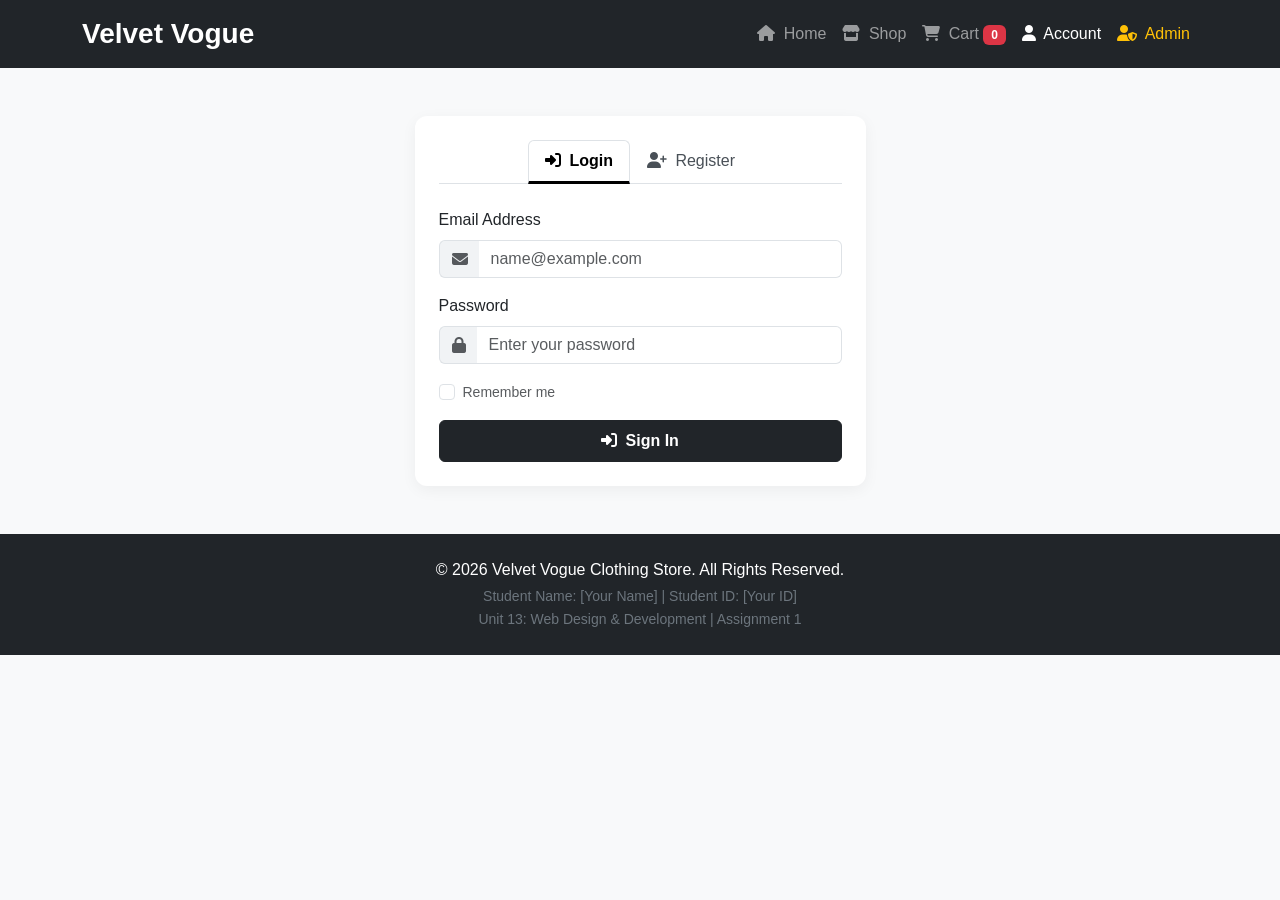
<file: account.html>
<!DOCTYPE html>
<html lang="en">
<head>
    <meta charset="UTF-8">
    <meta name="viewport" content="width=device-width, initial-scale=1.0">
    <title>Velvet Vogue - Account Authentication</title>
    <link href="https://cdn.jsdelivr.net/npm/bootstrap@5.3.0/dist/css/bootstrap.min.css" rel="stylesheet">
    <link rel="stylesheet" href="https://cdnjs.cloudflare.com/ajax/libs/font-awesome/6.4.0/css/all.min.css">
    <style>
        body {
            background-color: #f8f9fa;
            font-family: 'Segoe UI', sans-serif;
        }
        .auth-card {
            border: none;
            border-radius: 12px;
            box-shadow: 0 4px 15px rgba(0,0,0,0.05);
            background: #ffffff;
        }
        .nav-tabs .nav-link {
            color: #495057;
            font-weight: 500;
        }
        .nav-tabs .nav-link.active {
            color: #000000;
            font-weight: bold;
            border-bottom: 3px solid #000000;
        }
        /* Styling to add padding inside input groups for icons */
        .input-group-text {
            background-color: #f1f3f5;
            border-right: none;
        }
        .form-control, .form-select {
            border-left: none;
        }
        .form-control:focus, .form-select:focus {
            border-color: #dee2e6;
            box-shadow: none;
        }
    </style>
</head>
<body>

    <nav class="navbar navbar-expand-lg navbar-dark bg-dark sticky-top mb-5">
        <div class="container">
            <a class="navbar-brand fw-bold fs-3" href="home.html">Velvet Vogue</a>
            <button class="navbar-toggler" type="button" data-bs-toggle="collapse" data-bs-target="#navbarNav">
                <span class="navbar-toggler-icon"></span>
            </button>
            <div class="collapse navbar-collapse" id="navbarNav">
                <ul class="navbar-nav ms-auto">
                    <li class="nav-item">
                        <a class="nav-link" href="home.html">
                            <i class="fas fa-home me-1"></i> Home
                        </a>
                    </li>
                    <li class="nav-item">
                        <a class="nav-link" href="shop.html">
                            <i class="fas fa-store me-1"></i> Shop
                        </a>
                    </li>
                    <li class="nav-item">
                        <a class="nav-link" href="cart.html">
                            <i class="fas fa-shopping-cart me-1"></i> Cart <span class="badge bg-danger">0</span>
                        </a>
                    </li>
                    <li class="nav-item">
                        <a class="nav-link active" href="account.html">
                            <i class="fas fa-user me-1"></i> Account
                        </a>
                    </li>
                    <li class="nav-item">
                        <a class="nav-link text-warning" href="admin.html">
                            <i class="fas fa-user-shield me-1"></i> Admin
                        </a>
                    </li>
                </ul>
            </div>
        </div>
    </nav>

    <div class="container">
        <div class="row justify-content-center">
            <div class="col-md-6 col-lg-5">
                
                <div class="card p-4 auth-card">
                    
                    <ul class="nav nav-tabs mb-4 justify-content-center" id="authTabs" role="tablist">
                        <li class="nav-item" role="presentation">
                            <button class="nav-link active" id="login-tab" data-bs-toggle="tab" data-bs-target="#login-panel" type="button" role="tab">
                                <i class="fas fa-sign-in-alt me-1"></i> Login
                            </button>
                        </li>
                        <li class="nav-item" role="presentation">
                            <button class="nav-link" id="register-tab" data-bs-toggle="tab" data-bs-target="#register-panel" type="button" role="tab">
                                <i class="fas fa-user-plus me-1"></i> Register
                            </button>
                        </li>
                    </ul>

                    <div class="tab-content" id="authTabsContent">
                        
                        <div class="tab-pane fade show active" id="login-panel" role="tabpanel">
                            <form id="loginForm" onsubmit="handleLogin(event)">
                                <div class="mb-3">
                                    <label for="loginEmail" class="form-label">Email Address</label>
                                    <div class="input-group">
                                        <span class="input-group-text"><i class="fas fa-envelope text-muted"></i></span>
                                        <input type="email" class="form-control" id="loginEmail" placeholder="name@example.com" required>
                                    </div>
                                </div>
                                <div class="mb-3">
                                    <label for="loginPassword" class="form-label">Password</label>
                                    <div class="input-group">
                                        <span class="input-group-text"><i class="fas fa-lock text-muted"></i></span>
                                        <input type="password" class="form-control" id="loginPassword" placeholder="Enter your password" required>
                                    </div>
                                </div>
                                <div class="mb-3 form-check">
                                    <input type="checkbox" class="form-check-input" id="rememberMe">
                                    <label class="form-check-label text-muted small" for="rememberMe">Remember me</label>
                                </div>
                                <button type="submit" class="btn btn-dark w-100 py-2 fw-bold">
                                    <i class="fas fa-sign-in-alt me-1"></i> Sign In
                                </button>
                            </form>
                        </div>

                        <div class="tab-pane fade" id="register-panel" role="tabpanel">
                            <form id="registerForm" onsubmit="handleRegister(event)">
                                <div class="mb-3">
                                    <label for="regName" class="form-label">Full Name</label>
                                    <div class="input-group">
                                        <span class="input-group-text"><i class="fas fa-user text-muted"></i></span>
                                        <input type="text" class="form-control" id="regName" placeholder="John Doe" required>
                                    </div>
                                </div>
                                <div class="mb-3">
                                    <label for="regEmail" class="form-label">Email Address</label>
                                    <div class="input-group">
                                        <span class="input-group-text"><i class="fas fa-envelope text-muted"></i></span>
                                        <input type="email" class="form-control" id="regEmail" placeholder="name@example.com" required>
                                    </div>
                                </div>
                                <div class="mb-3">
                                    <label for="regPassword" class="form-label">Password</label>
                                    <div class="input-group">
                                        <span class="input-group-text"><i class="fas fa-key text-muted"></i></span>
                                        <input type="password" class="form-control" id="regPassword" placeholder="Create a strong password" required>
                                    </div>
                                </div>
                                <div class="mb-4">
                                    <label for="userRole" class="form-label">Account Type</label>
                                    <div class="input-group">
                                        <span class="input-group-text"><i class="fas fa-user-tag text-muted"></i></span>
                                        <select class="form-select" id="userRole">
                                            <option value="customer">Customer (Buyer)</option>
                                            <option value="admin">Admin (Store Manager)</option>
                                        </select>
                                    </div>
                                </div>
                                <button type="submit" class="btn btn-dark w-100 py-2 fw-bold">
                                    <i class="fas fa-user-plus me-1"></i> Create Account
                                </button>
                            </form>
                        </div>

                    </div> 
                </div> 
            </div>
        </div>
    </div>

    <footer class="bg-dark text-white text-center py-4 mt-5">
        <div class="container">
            <p class="mb-1">&copy; 2026 Velvet Vogue Clothing Store. All Rights Reserved.</p>
            <small class="text-secondary d-block">Student Name: [Your Name] | Student ID: [Your ID]</small>
            <small class="text-secondary">Unit 13: Web Design & Development | Assignment 1</small>
        </div>
    </footer>

    <script>
        // Handle Mock Login Activity
        function handleLogin(event) {
            event.preventDefault();
            const email = document.getElementById('loginEmail').value;
            
            // Test Simulation for Admin vs Customer
            if(email.includes('admin')) {
                alert('Welcome Admin! Redirecting to Velvet Vogue Management Dashboard...');
            } else {
                alert('Login Successful! Welcome back to Velvet Vogue.');
            }
        }

        // Handle Mock Registration Activity
        function handleRegister(event) {
            event.preventDefault();
            const name = document.getElementById('regName').value;
            const role = document.getElementById('userRole').value;
            
            alert(`Account successfully created for ${name} as a ${role.toUpperCase()}!`);
        }
    </script>

    <script src="https://cdn.jsdelivr.net/npm/bootstrap@5.3.0/dist/js/bootstrap.bundle.min.js"></script>
</body>
</html>
</file>
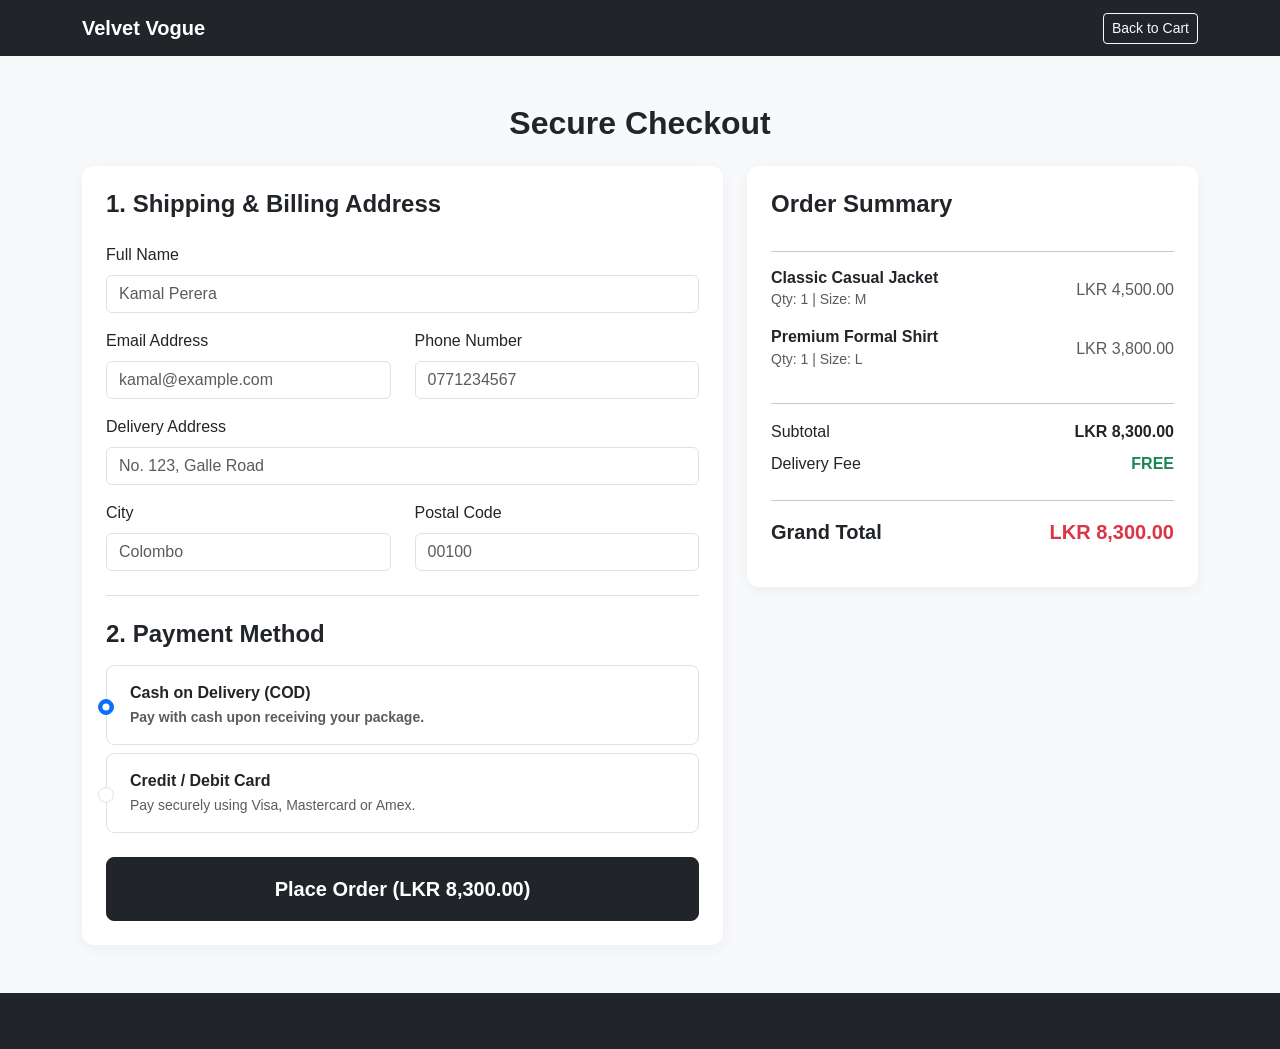
<file: checkout.html>
<!DOCTYPE html>
<html lang="en">
<head>
    <meta charset="UTF-8">
    <meta name="viewport" content="width=device-width, initial-scale=1.0">
    <title>Velvet Vogue - Checkout Process</title>
    <link href="https://cdn.jsdelivr.net/npm/bootstrap@5.3.0/dist/css/bootstrap.min.css" rel="stylesheet">
    <style>
        body {
            background-color: #f8f9fa;
            font-family: 'Segoe UI', sans-serif;
        }
        .checkout-card {
            border: none;
            border-radius: 12px;
            box-shadow: 0 4px 15px rgba(0,0,0,0.05);
            background: #ffffff;
        }
        .payment-method {
            border: 1px solid #dee2e6;
            border-radius: 8px;
            padding: 15px;
            cursor: pointer;
            transition: all 0.2s ease;
        }
        .payment-method:hover {
            border-color: #000;
            background-color: #f9f9f9;
        }
        .payment-method input[type="radio"]:checked + label {
            font-weight: bold;
        }
    </style>
</head>
<body>

    <nav class="navbar navbar-dark bg-dark mb-4">
        <div class="container">
            <a class="navbar-brand fw-bold" href="home.html">Velvet Vogue</a>
            <a class="btn btn-outline-light btn-sm" href="cart.html">Back to Cart</a>
        </div>
    </nav>

    <div class="container my-5">
        <h2 class="mb-4 fw-bold text-center">Secure Checkout</h2>
        
        <div class="row g-4">
            <div class="col-lg-7">
                <div class="card p-4 checkout-card">
                    <h4 class="fw-bold mb-4">1. Shipping & Billing Address</h4>
                    
                    <form id="checkoutForm" onsubmit="processOrder(event)">
                        <div class="mb-3">
                            <label for="fullName" class="form-label">Full Name</label>
                            <input type="text" class="form-control" id="fullName" placeholder="Kamal Perera" required>
                        </div>

                        <div class="row">
                            <div class="col-md-6 mb-3">
                                <label for="email" class="form-label">Email Address</label>
                                <input type="email" class="form-control" id="email" placeholder="kamal@example.com" required>
                            </div>
                            <div class="col-md-6 mb-3">
                                <label for="phone" class="form-label">Phone Number</label>
                                <input type="tel" class="form-control" id="phone" placeholder="0771234567" required>
                            </div>
                        </div>

                        <div class="mb-3">
                            <label for="address" class="form-label">Delivery Address</label>
                            <input type="text" class="form-control" id="address" placeholder="No. 123, Galle Road" required>
                        </div>

                        <div class="row">
                            <div class="col-md-6 mb-3">
                                <label for="city" class="form-label">City</label>
                                <input type="text" class="form-control" id="city" placeholder="Colombo" required>
                            </div>
                            <div class="col-md-6 mb-4">
                                <label for="postalCode" class="form-label">Postal Code</label>
                                <input type="text" class="form-control" id="postalCode" placeholder="00100" required>
                            </div>
                        </div>

                        <h4 class="fw-bold mb-3 border-top pt-4">2. Payment Method</h4>
                        
                        <div class="mb-3">
                            <div class="form-check payment-method mb-2 d-flex align-items-center">
                                <input class="form-check-input me-3" type="radio" name="paymentOpt" id="payCOD" value="COD" checked onclick="toggleCardForm(false)">
                                <label class="form-check-label w-100" for="payCOD">
                                    <strong>Cash on Delivery (COD)</strong><br>
                                    <small class="text-muted">Pay with cash upon receiving your package.</small>
                                </label>
                            </div>
                            
                            <div class="form-check payment-method d-flex align-items-center">
                                <input class="form-check-input me-3" type="radio" name="paymentOpt" id="payCard" value="CARD" onclick="toggleCardForm(true)">
                                <label class="form-check-label w-100" for="payCard">
                                    <strong>Credit / Debit Card</strong><br>
                                    <small class="text-muted">Pay securely using Visa, Mastercard or Amex.</small>
                                </label>
                            </div>
                        </div>

                        <div id="cardDetailsForm" class="p-3 bg-light rounded mb-4 d-none">
                            <div class="mb-3">
                                <label for="cardNum" class="form-label">Card Number</label>
                                <input type="text" class="form-control" id="cardNum" placeholder="4111 2222 3333 4444">
                            </div>
                            <div class="row">
                                <div class="col-6 mb-2">
                                    <label for="cardExpiry" class="form-label">Expiry Date</label>
                                    <input type="text" class="form-control" id="cardExpiry" placeholder="MM/YY">
                                </div>
                                <div class="col-6 mb-2">
                                    <label for="cardCVV" class="form-label">CVV</label>
                                    <input type="password" class="form-control" id="cardCVV" placeholder="123">
                                </div>
                            </div>
                        </div>

                        <button type="submit" class="btn btn-dark btn-lg w-100 py-3 fw-bold mt-2">Place Order (LKR 8,300.00)</button>
                    </form>
                </div>
            </div>

            <div class="col-lg-5">
                <div class="card p-4 checkout-card bg-white sticky-md-top" style="top: 90px;">
                    <h4 class="fw-bold mb-3">Order Summary</h4>
                    <hr>
                    
                    <div class="d-flex justify-content-between align-items-center mb-3">
                        <div>
                            <h6 class="mb-0 fw-semibold">Classic Casual Jacket</h6>
                            <small class="text-muted">Qty: 1 | Size: M</small>
                        </div>
                        <span class="text-muted">LKR 4,500.00</span>
                    </div>

                    <div class="d-flex justify-content-between align-items-center mb-3">
                        <div>
                            <h6 class="mb-0 fw-semibold">Premium Formal Shirt</h6>
                            <small class="text-muted">Qty: 1 | Size: L</small>
                        </div>
                        <span class="text-muted">LKR 3,800.00</span>
                    </div>

                    <hr>
                    <div class="d-flex justify-content-between mb-2">
                        <span>Subtotal</span>
                        <span class="fw-semibold">LKR 8,300.00</span>
                    </div>
                    <div class="d-flex justify-content-between mb-2">
                        <span>Delivery Fee</span>
                        <span class="text-success fw-semibold">FREE</span>
                    </div>
                    <hr>
                    <div class="d-flex justify-content-between mb-3">
                        <strong class="fs-5">Grand Total</strong>
                        <strong class="fs-5 text-danger">LKR 8,300.00</strong>
                    </div>
                </div>
            </div>
        </div>
    </div>

    <footer class="bg-dark text-white text-center py-3 mt-5">
        <div class="container">
            <small class="text-muted">Velvet Vogue E-Commerce System | Secure Payment Gateway Simulation</small>
        </div>
    </footer>

    <script>
        // Toggle the visibility of credit card input fields
        function toggleCardForm(show) {
            const cardForm = document.getElementById('cardDetailsForm');
            const cardNum = document.getElementById('cardNum');
            const cardExpiry = document.getElementById('cardExpiry');
            const cardCVV = document.getElementById('cardCVV');

            if (show) {
                cardForm.classList.remove('d-none');
                cardNum.setAttribute('required', 'true');
                cardExpiry.setAttribute('required', 'true');
                cardCVV.setAttribute('required', 'true');
            } else {
                cardForm.classList.add('d-none');
                cardNum.removeAttribute('required');
                cardExpiry.removeAttribute('required');
                cardCVV.removeAttribute('required');
            }
        }

        // Process final simulated order placement
        function processOrder(event) {
            event.preventDefault();
            
            const customerName = document.getElementById('fullName').value;
            const deliveryCity = document.getElementById('city').value;
            const chosenMethod = document.querySelector('input[name="paymentOpt"]:checked').value;
            
            let message = `Thank you, ${customerName}!\n\nYour Velvet Vogue order has been placed successfully.\n`;
            message += `Delivery Destination: ${deliveryCity}\n`;
            message += `Payment Method Chosen: ${chosenMethod === 'COD' ? 'Cash on Delivery' : 'Credit/Debit Card'}\n\n`;
            message += `An email confirmation has been dispatched.`;

            alert(message);
            
            // Clear or redirect simulation
            document.getElementById('checkoutForm').reset();
            toggleCardForm(false);
        }
    </script>
</body>
</html>
</file>
